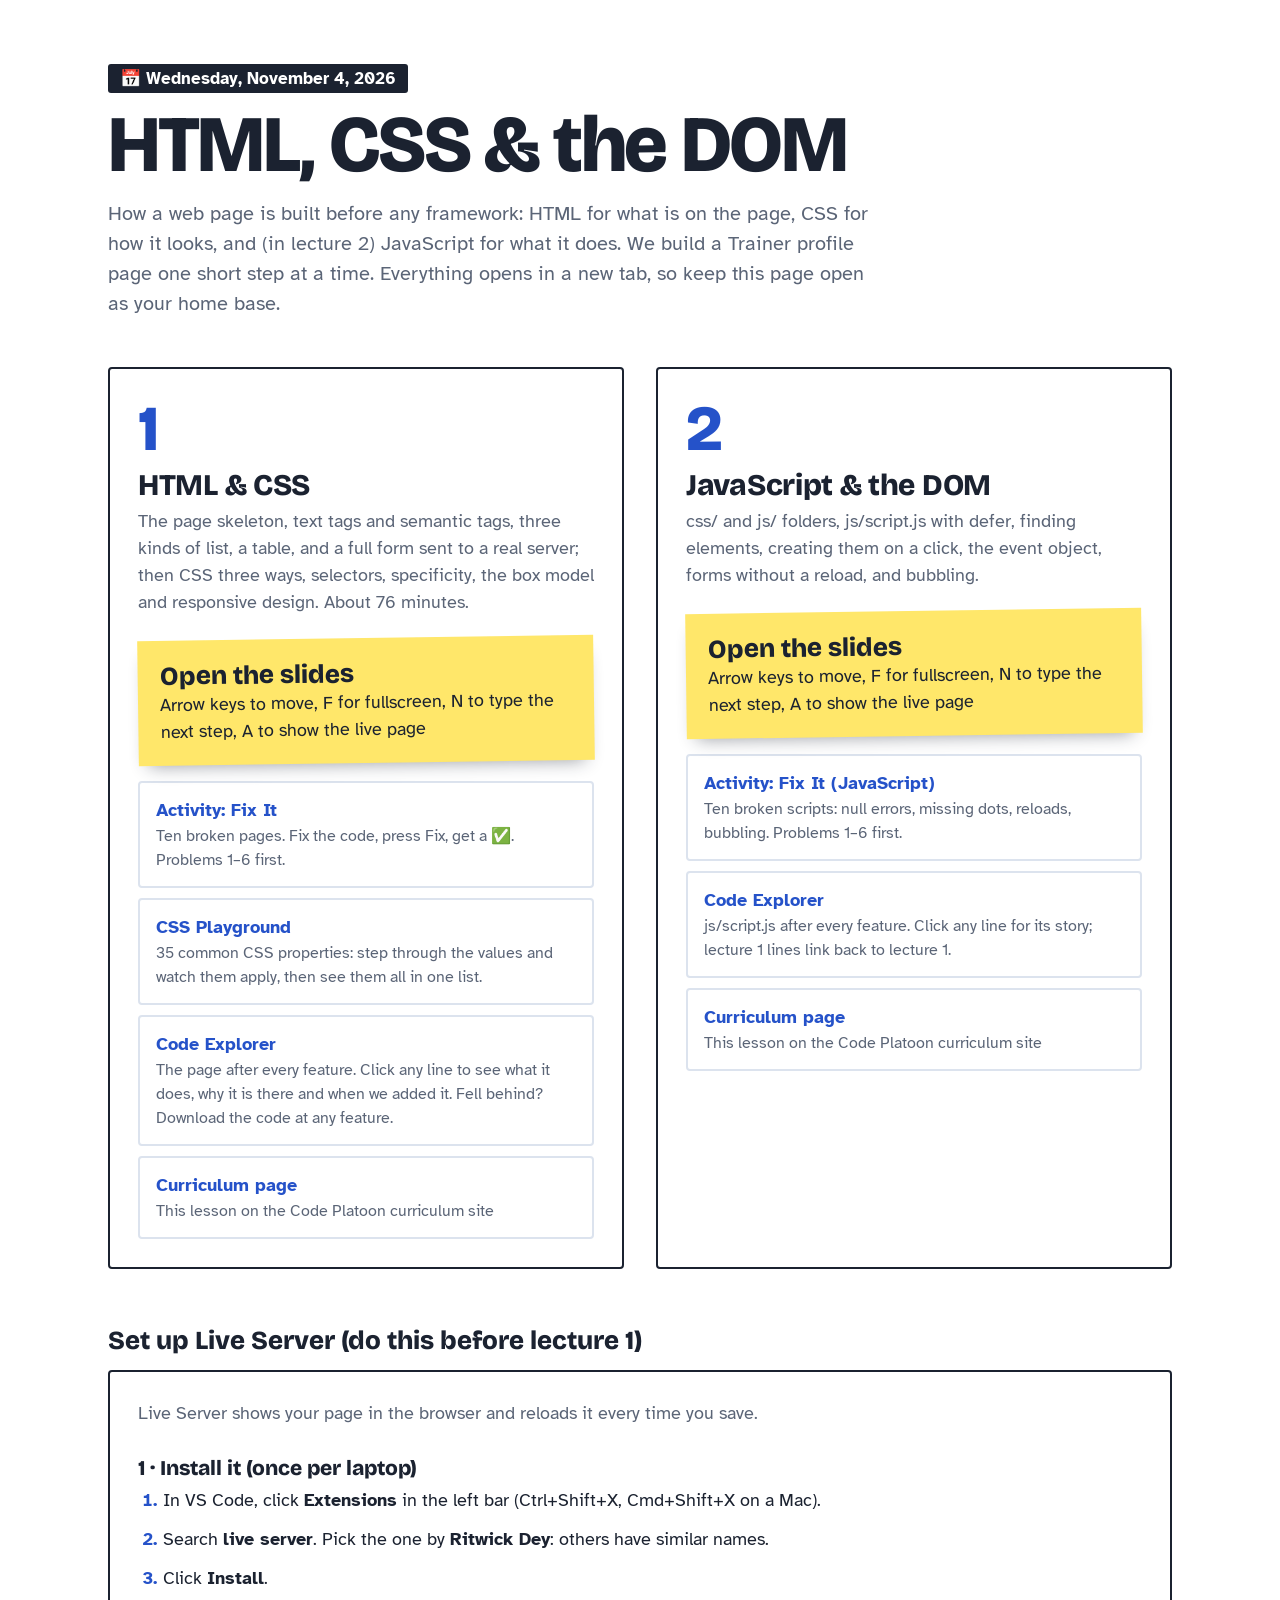
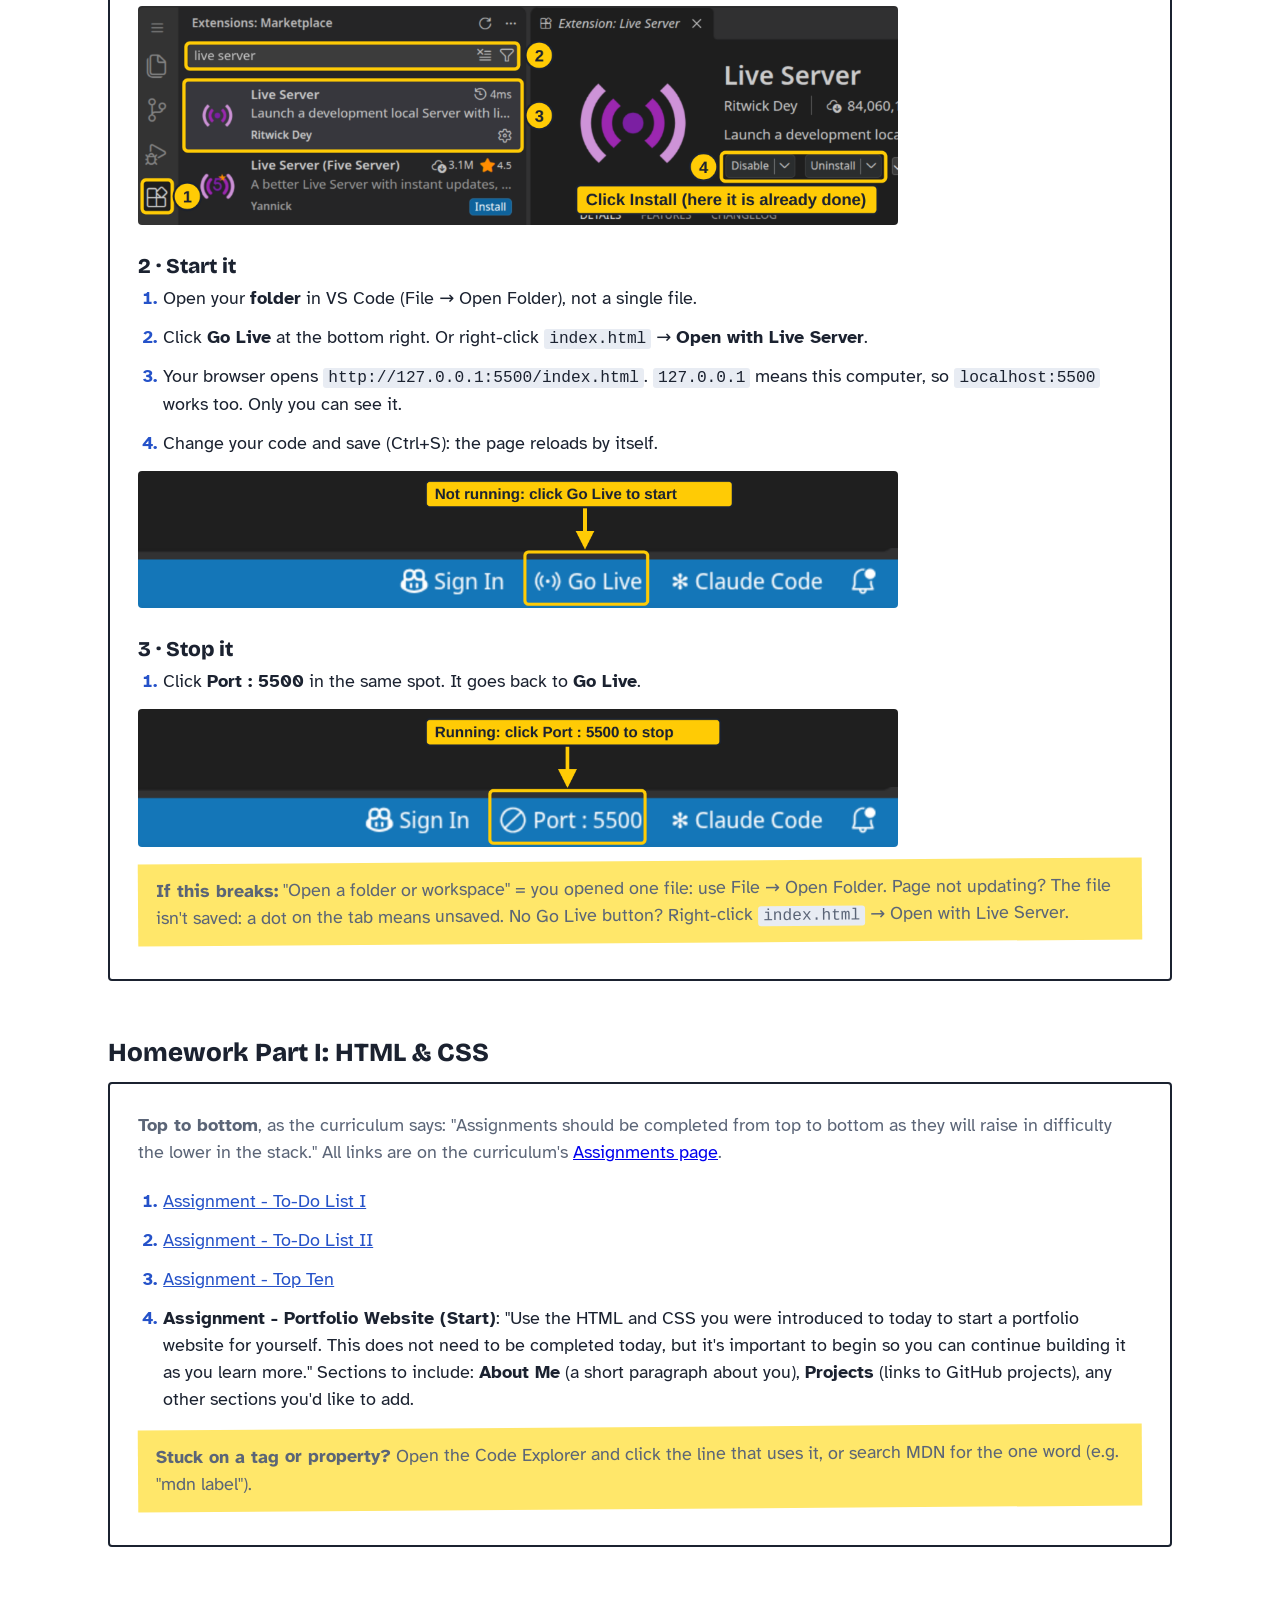
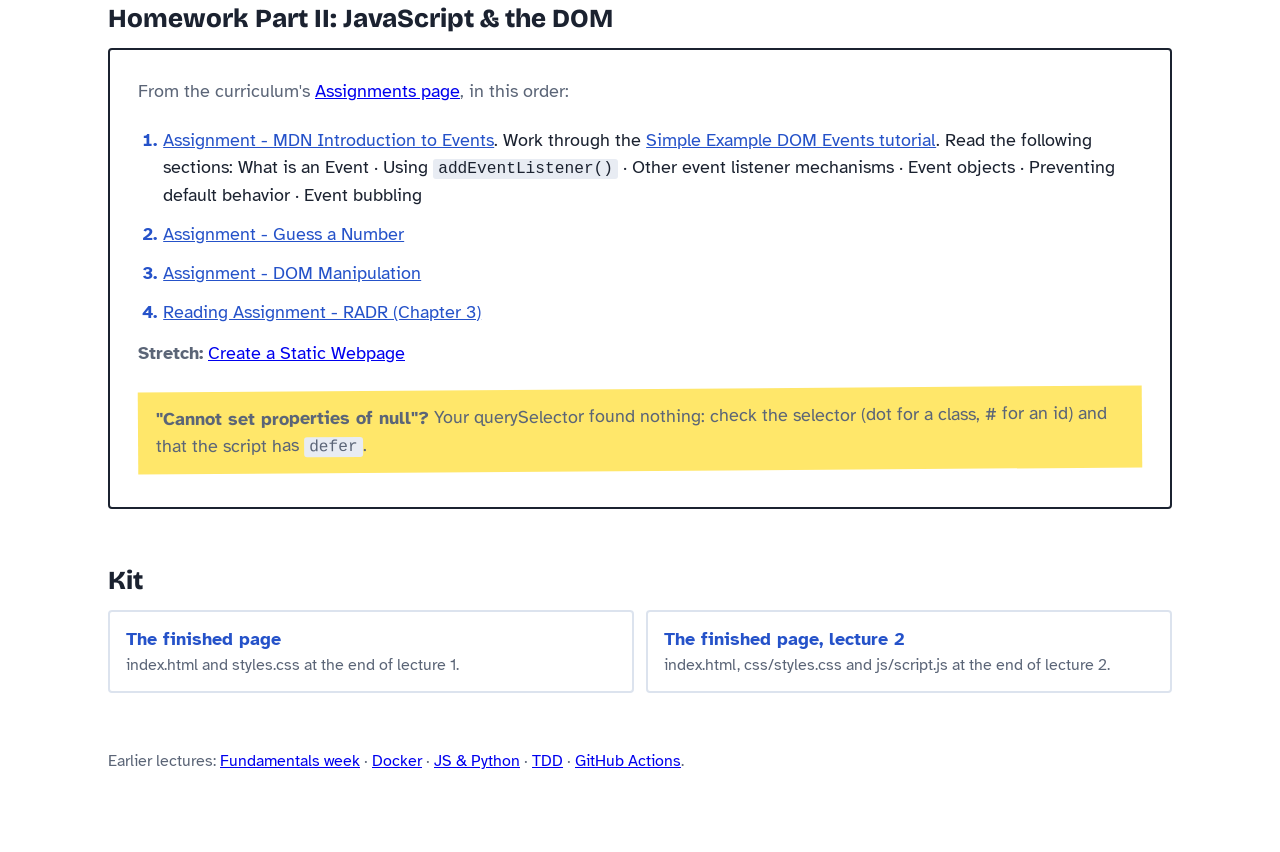
<file: index.html>
<!doctype html>
<html lang="en">
<head>
<meta charset="utf-8">
<meta name="viewport" content="width=device-width, initial-scale=1">
<title>HTML, CSS & the DOM</title>
<link href="https://fonts.googleapis.com/css2?family=Atkinson+Hyperlegible:wght@400;700&family=Bricolage+Grotesque:opsz,wght@12..96,700;12..96,800&display=swap" rel="stylesheet">
<style>
  :root { --paper:#f4f6f9; --grid:#dce3ee; --ink:#1b2230; --muted:#5b6577; --blue:#2552c9; --green:#13795b; --sticky:#ffe76a; }
  * { box-sizing: border-box; }
  body { margin: 0; font-family: 'Atkinson Hyperlegible', system-ui, sans-serif; color: var(--ink); font-size: 18px; line-height: 1.5;
    background: var(--paper) linear-gradient(var(--grid) 1px, transparent 1px) -1px -1px / 40px 40px,
                linear-gradient(90deg, var(--grid) 1px, transparent 1px) -1px -1px / 40px 40px; }
  main { max-width: 1120px; margin: 0 auto; padding: 64px 28px 80px; }
  h1 { font: 800 clamp(44px, 7vw, 80px)/0.95 'Bricolage Grotesque', sans-serif; letter-spacing: -0.03em; margin: 0 0 16px; }
  .lede { max-width: 60ch; color: var(--muted); font-size: 20px; margin: 0 0 48px; }
  .lectures { display: grid; grid-template-columns: repeat(auto-fit, minmax(320px, 1fr)); gap: 32px; }
  section { background: #fff; border: 2px solid var(--ink); border-radius: 4px; padding: 28px; }
  .date { display: inline-block; font: 700 17px 'Atkinson Hyperlegible', sans-serif; background: var(--ink); color: #fff; padding: 4px 12px; border-radius: 3px; margin: 0 0 14px; }
  .num { font: 800 64px/1 'Bricolage Grotesque', sans-serif; color: var(--blue); }
  h2 { font: 800 30px/1.1 'Bricolage Grotesque', sans-serif; margin: 8px 0 6px; letter-spacing: -0.01em; }
  section > p { margin: 0 0 22px; color: var(--muted); }
  a.slides { display: block; background: var(--sticky); color: var(--ink); text-decoration: none; padding: 20px 22px; margin-bottom: 18px;
    transform: rotate(-0.8deg); box-shadow: 0 10px 18px -10px rgb(27 34 48 / 0.45); transition: transform .15s; }
  a.slides:hover, a.slides:focus-visible { transform: rotate(0deg) translateY(-2px); }
  a.slides b { display: block; font: 800 26px 'Bricolage Grotesque', sans-serif; }
  ol { list-style: none; margin: 0; padding: 0; display: grid; gap: 10px; }
  ol a { display: block; padding: 14px 16px; border: 2px solid var(--grid); border-radius: 4px; color: var(--ink); text-decoration: none; }
  ol a:hover, ol a:focus-visible { border-color: var(--blue); }
  ol a b { color: var(--blue); }
  ol a span { display: block; color: var(--muted); font-size: 16px; }
  h3 { font: 800 26px 'Bricolage Grotesque', sans-serif; margin: 56px 0 14px; }
  .kit { display: grid; grid-template-columns: repeat(auto-fit, minmax(240px, 1fr)); gap: 12px; }
  .kit a { background: #fff; }
  .gallery { display: grid; grid-template-columns: repeat(auto-fill, minmax(200px, 1fr)); gap: 14px; }
  .gallery figure { margin: 0; background: #fff; border: 2px solid var(--grid); border-radius: 4px; padding: 8px; }
  .gallery img { width: 100%; aspect-ratio: 16/10; object-fit: cover; object-position: top; display: block; }
  .gallery figcaption { font-size: 15px; padding: 6px 2px 0; display: flex; justify-content: space-between; gap: 8px; }
  .gallery figcaption a { color: var(--blue); }
  .install { margin-bottom: 20px; }
  .install h4 { font: 800 21px 'Bricolage Grotesque', sans-serif; margin: 28px 0 6px; }
  .install h4:first-child { margin-top: 0; }
  .install .steps { display: block; list-style: decimal; padding-left: 1.4em; margin: 0 0 14px; }
  .install .steps li::marker { font-weight: 700; color: var(--blue); } .install .steps li { margin-bottom: 12px; }
  .os { display: grid; grid-template-columns: 1fr 1fr; gap: 0 28px; }
  .os h5 { font: 700 17px 'Bricolage Grotesque', sans-serif; margin: 6px 0 4px; }
  @media (max-width: 760px) { .os { grid-template-columns: 1fr; } }
  .install code { font-size: 0.9em; background: #e8ecf3; padding: 1px 5px; border-radius: 3px; }
  .cmdwrap { position: relative; margin: 8px 0 6px; }
  pre.cmd { background: var(--ink); color: #fff; padding: 16px 18px; padding-right: 90px; border-radius: 4px; overflow-x: auto; margin: 0; font-size: 15px; }
  pre.cmd code { background: none; padding: 0; }
  .copy { position: absolute; top: 10px; right: 10px; font: 700 14px 'Atkinson Hyperlegible'; padding: 6px 12px; border-radius: 4px; border: 0; background: var(--sticky); color: var(--ink); cursor: pointer; }
  .fail { margin: 0 0 8px; padding: 14px 18px; background: var(--sticky); transform: rotate(-0.4deg); }
  .install .steps a, details a { display: inline; padding: 0; border: 0; color: var(--blue); text-decoration: underline; }
  details { margin: 6px 0 14px; }
  summary { cursor: pointer; font-weight: 700; color: var(--blue); }
  footer { margin-top: 56px; color: var(--muted); font-size: 16px; }
  a:focus-visible, summary:focus-visible { outline: 3px solid var(--blue); outline-offset: 2px; }
  @media (prefers-reduced-motion: reduce) { a.slides { transition: none; } }
  .lsimg { display: block; width: 100%; max-width: 760px; border-radius: 4px; margin: 6px 0 14px; }
</style>
</head>
<body>
<main>
  <p class="date">📅 Wednesday, November 4, 2026</p>
  <h1>HTML, CSS &amp; the DOM</h1>
  <p class="lede">How a web page is built before any framework: HTML for what is on the page, CSS for how it looks, and (in lecture 2) JavaScript for what it does. We build a Trainer profile page one short step at a time. Everything opens in a new tab, so keep this page open as your home base.</p>

  <div class="lectures">
    <section>
      <div class="num">1</div>
      <h2>HTML &amp; CSS</h2>
      <p>The page skeleton, text tags and semantic tags, three kinds of list, a table, and a full form sent to a real server; then CSS three ways, selectors, specificity, the box model and responsive design. About 76 minutes.</p>
      <a class="slides" href="lecture-1-html-css/slides.html" target="_blank" rel="noopener"><b>Open the slides</b>Arrow keys to move, F for fullscreen, N to type the next step, A to show the live page</a>
      <ol>
        <li><a href="fixit.html?lesson=html-css" target="_blank" rel="noopener"><b>Activity: Fix It</b><span>Ten broken pages. Fix the code, press Fix, get a ✅. Problems 1–6 first.</span></a></li>
        <li><a href="lecture-1-html-css/css-playground/" target="_blank" rel="noopener"><b>CSS Playground</b><span>35 common CSS properties: step through the values and watch them apply, then see them all in one list.</span></a></li>
        <li><a href="explore.html?lesson=html-css&amp;at=f1" target="_blank" rel="noopener"><b>Code Explorer</b><span>The page after every feature. Click any line to see what it does, why it is there and when we added it. Fell behind? Download the code at any feature.</span></a></li>
        <li><a href="https://codeplatoon.github.io/se-curriculum/phase-II/04-Front-End/1-vanilla-development/1-html-css/" target="_blank" rel="noopener"><b>Curriculum page</b><span>This lesson on the Code Platoon curriculum site</span></a></li>
      </ol>
    </section>
    <section>
      <div class="num">2</div>
      <h2>JavaScript &amp; the DOM</h2>
      <p>css/ and js/ folders, js/script.js with defer, finding elements, creating them on a click, the event object, forms without a reload, and bubbling.</p>
      <a class="slides" href="lecture-2-js-dom/slides.html" target="_blank" rel="noopener"><b>Open the slides</b>Arrow keys to move, F for fullscreen, N to type the next step, A to show the live page</a>
      <ol>
        <li><a href="fixit.html?lesson=js-dom" target="_blank" rel="noopener"><b>Activity: Fix It (JavaScript)</b><span>Ten broken scripts: null errors, missing dots, reloads, bubbling. Problems 1–6 first.</span></a></li>
        <li><a href="explore.html?lesson=js-dom&amp;at=f1" target="_blank" rel="noopener"><b>Code Explorer</b><span>js/script.js after every feature. Click any line for its story; lecture 1 lines link back to lecture 1.</span></a></li>
        <li><a href="https://codeplatoon.github.io/se-curriculum/phase-II/04-Front-End/1-vanilla-development/2-js-dom/" target="_blank" rel="noopener"><b>Curriculum page</b><span>This lesson on the Code Platoon curriculum site</span></a></li>
      </ol>
    </section>
  </div>

  <h3 id="live-server">Set up Live Server (do this before lecture 1)</h3>
  <section class="install">
    <p>Live Server shows your page in the browser and reloads it every time you save.</p>
    <h4>1 · Install it (once per laptop)</h4>
    <ol class="steps">
      <li>In VS Code, click <b>Extensions</b> in the left bar (Ctrl+Shift+X, Cmd+Shift+X on a Mac).</li>
      <li>Search <b>live server</b>. Pick the one by <b>Ritwick Dey</b>: others have similar names.</li>
      <li>Click <b>Install</b>.</li>
    </ol>
    <a href="diagrams/HC1-01-live-server-install.png" target="_blank" rel="noopener"><img class="lsimg" src="diagrams/HC1-01-live-server-install.png" alt="The VS Code Extensions panel: 1 the Extensions icon, 2 the search box with live server typed in it, 3 Live Server by Ritwick Dey, 4 where the Install button appears." loading="lazy"></a>
    <h4>2 · Start it</h4>
    <ol class="steps">
      <li>Open your <b>folder</b> in VS Code (File → Open Folder), not a single file.</li>
      <li>Click <b>Go Live</b> at the bottom right. Or right-click <code>index.html</code> → <b>Open with Live Server</b>.</li>
      <li>Your browser opens <code>http://127.0.0.1:5500/index.html</code>. <code>127.0.0.1</code> means this computer, so <code>localhost:5500</code> works too. Only you can see it.</li>
      <li>Change your code and save (Ctrl+S): the page reloads by itself.</li>
    </ol>
    <a href="diagrams/HC1-02-go-live.png" target="_blank" rel="noopener"><img class="lsimg" src="diagrams/HC1-02-go-live.png" alt="The status bar at the bottom right of VS Code, with an arrow to Go Live." loading="lazy"></a>
    <h4>3 · Stop it</h4>
    <ol class="steps">
      <li>Click <b>Port : 5500</b> in the same spot. It goes back to <b>Go Live</b>.</li>
    </ol>
    <a href="diagrams/HC1-03-port-5500.png" target="_blank" rel="noopener"><img class="lsimg" src="diagrams/HC1-03-port-5500.png" alt="The status bar while the server runs, with an arrow to Port : 5500." loading="lazy"></a>
    <p class="fail"><b>If this breaks:</b> "Open a folder or workspace" = you opened one file: use File → Open Folder. Page not updating? The file isn't saved: a dot on the tab means unsaved. No Go Live button? Right-click <code>index.html</code> → Open with Live Server.</p>
  </section>

  <h3 id="homework">Homework Part I: HTML &amp; CSS</h3>
  <section class="install">
    <p><b>Top to bottom</b>, as the curriculum says: "Assignments should be completed from top to bottom as they will raise in difficulty the lower in the stack." All links are on the curriculum's <a href="https://codeplatoon.github.io/se-curriculum/phase-II/04-Front-End/1-vanilla-development/assignments/" target="_blank" rel="noopener">Assignments page</a>.</p>
    <ol class="steps">
      <li><a href="https://github.com/Code-Platoon-Assignments/html-css-to-do-list-I.git" target="_blank" rel="noopener">Assignment - To-Do List I</a></li>
      <li><a href="https://github.com/Code-Platoon-Assignments/html-css-to-do-list-II.git" target="_blank" rel="noopener">Assignment - To-Do List II</a></li>
      <li><a href="https://github.com/Code-Platoon-Assignments/html-top-ten.git" target="_blank" rel="noopener">Assignment - Top Ten</a></li>
      <li><b>Assignment - Portfolio Website (Start)</b>: "Use the HTML and CSS you were introduced to today to start a portfolio website for yourself. This does not need to be completed today, but it's important to begin so you can continue building it as you learn more." Sections to include: <b>About Me</b> (a short paragraph about you), <b>Projects</b> (links to GitHub projects), any other sections you'd like to add.</li>
    </ol>
    <p class="fail"><b>Stuck on a tag or property?</b> Open the Code Explorer and click the line that uses it, or search MDN for the one word (e.g. "mdn label").</p>
  </section>

  <h3 id="homework-2">Homework Part II: JavaScript &amp; the DOM</h3>
  <section class="install">
    <p>From the curriculum's <a href="https://codeplatoon.github.io/se-curriculum/phase-II/04-Front-End/1-vanilla-development/assignments/" target="_blank" rel="noopener">Assignments page</a>, in this order:</p>
    <ol class="steps">
      <li><a href="https://developer.mozilla.org/en-US/docs/Learn/JavaScript/Building_blocks/Events" target="_blank" rel="noopener">Assignment - MDN Introduction to Events</a>. Work through the <a href="https://developer.mozilla.org/en-US/docs/Learn/JavaScript/Building_blocks/Events#a_simple_example" target="_blank" rel="noopener">Simple Example DOM Events tutorial</a>. Read the following sections: What is an Event · Using <code>addEventListener()</code> · Other event listener mechanisms · Event objects · Preventing default behavior · Event bubbling</li>
      <li><a href="https://github.com/Code-Platoon-Assignments/html-number-guessing-game.git" target="_blank" rel="noopener">Assignment - Guess a Number</a></li>
      <li><a href="https://github.com/Code-Platoon-Assignments/html-dom-manipulation.git" target="_blank" rel="noopener">Assignment - DOM Manipulation</a></li>
      <li><a href="https://drive.google.com/file/d/1rPqa4ygtGHo01omVSYpAviDmvXKX7RL1/view?usp=drive_link" target="_blank" rel="noopener">Reading Assignment - RADR (Chapter 3)</a></li>
    </ol>
    <p><b>Stretch:</b> <a href="https://github.com/Code-Platoon-Assignments/html-static-webpage.git" target="_blank" rel="noopener">Create a Static Webpage</a></p>
    <p class="fail"><b>"Cannot set properties of null"?</b> Your querySelector found nothing: check the selector (dot for a class, # for an id) and that the script has <code>defer</code>.</p>
  </section>

  <h3>Kit</h3>
  <ol class="kit">
    <li><a href="https://github.com/kabeier/intro-html-css-dom/tree/main/demo-kit/html-css-final" target="_blank" rel="noopener"><b>The finished page</b><span>index.html and styles.css at the end of lecture 1.</span></a></li>
    <li><a href="https://github.com/kabeier/intro-html-css-dom/tree/main/demo-kit/js-dom-final" target="_blank" rel="noopener"><b>The finished page, lecture 2</b><span>index.html, css/styles.css and js/script.js at the end of lecture 2.</span></a></li>
  </ol>

  <footer>Earlier lectures: <a href="https://kabeier.github.io/fundamentals-week/" target="_blank" rel="noopener">Fundamentals week</a> · <a href="https://kabeier.github.io/intro-docker/" target="_blank" rel="noopener">Docker</a> · <a href="https://kabeier.github.io/intro-js-py/" target="_blank" rel="noopener">JS &amp; Python</a> · <a href="https://kabeier.github.io/intro-tdd/" target="_blank" rel="noopener">TDD</a> · <a href="https://kabeier.github.io/intro-github-actions/" target="_blank" rel="noopener">GitHub Actions</a>.</footer>
</main>
</body>
</html>
</file>
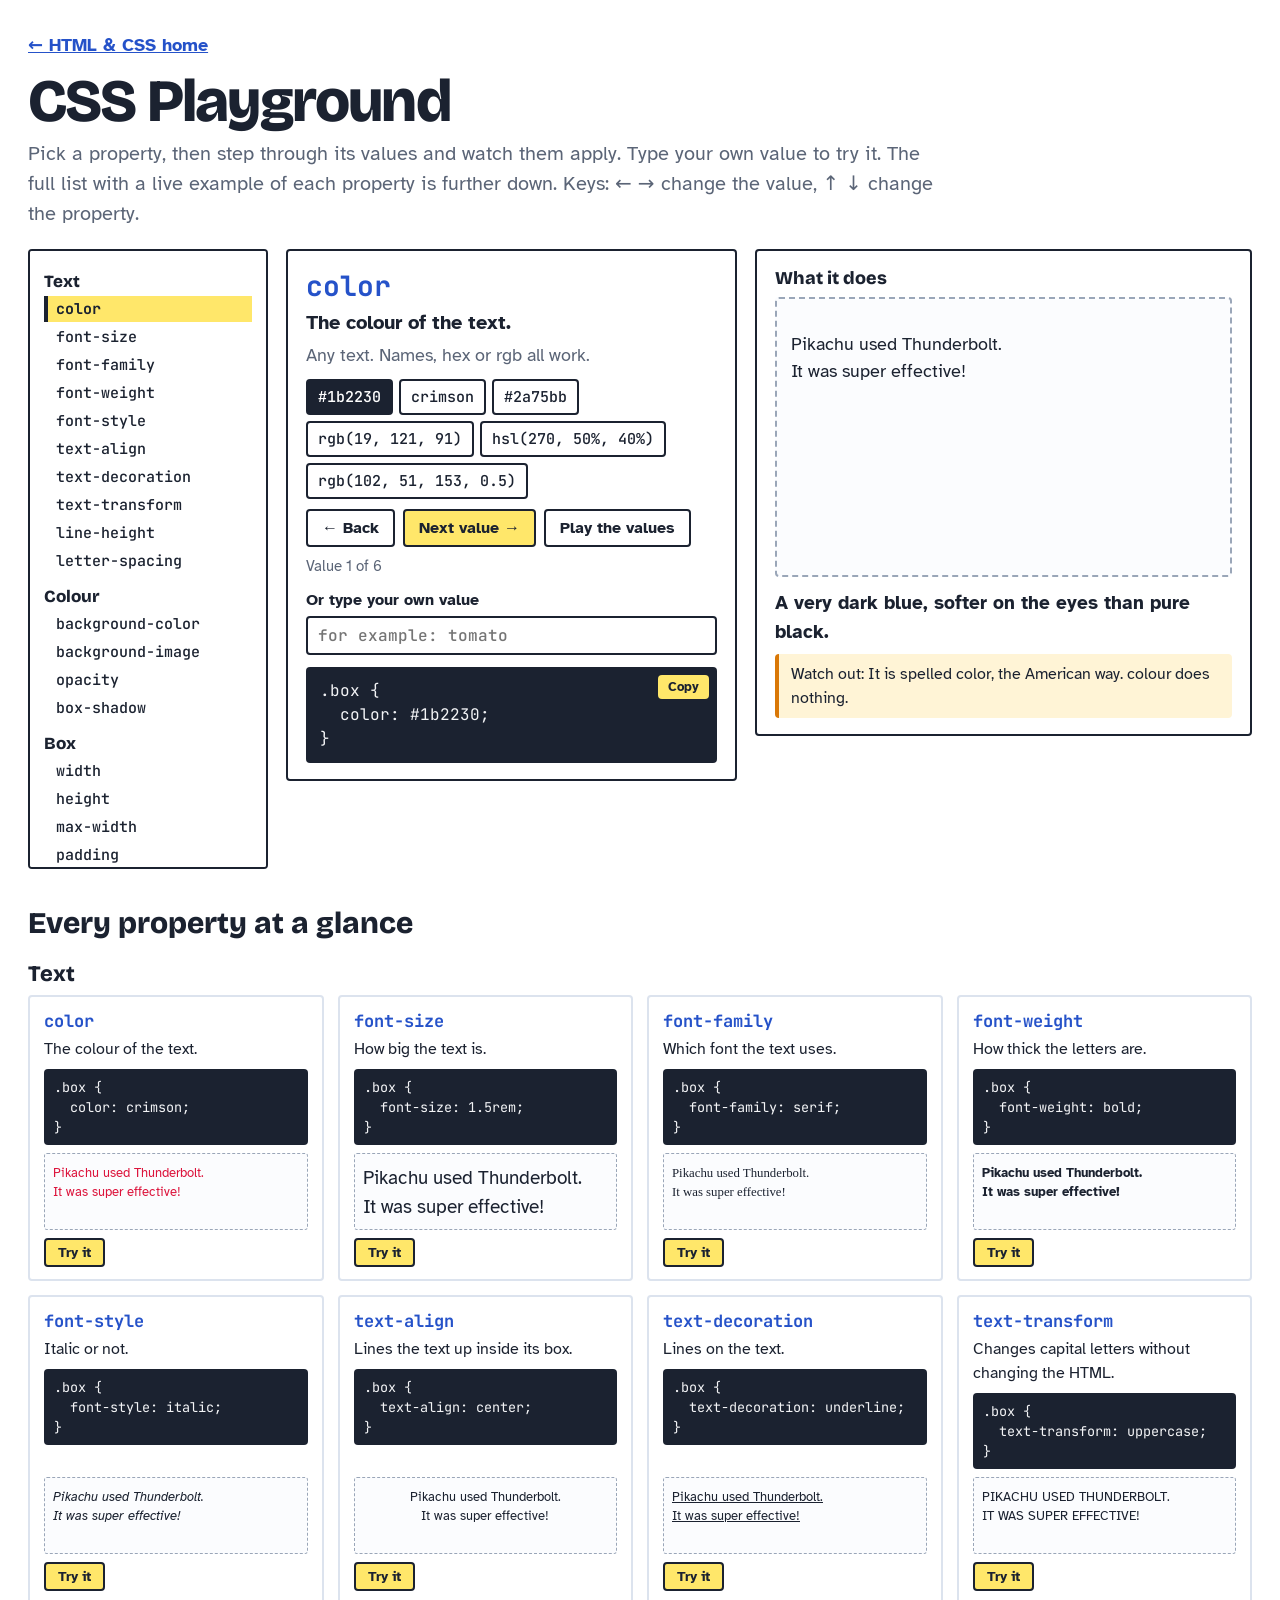
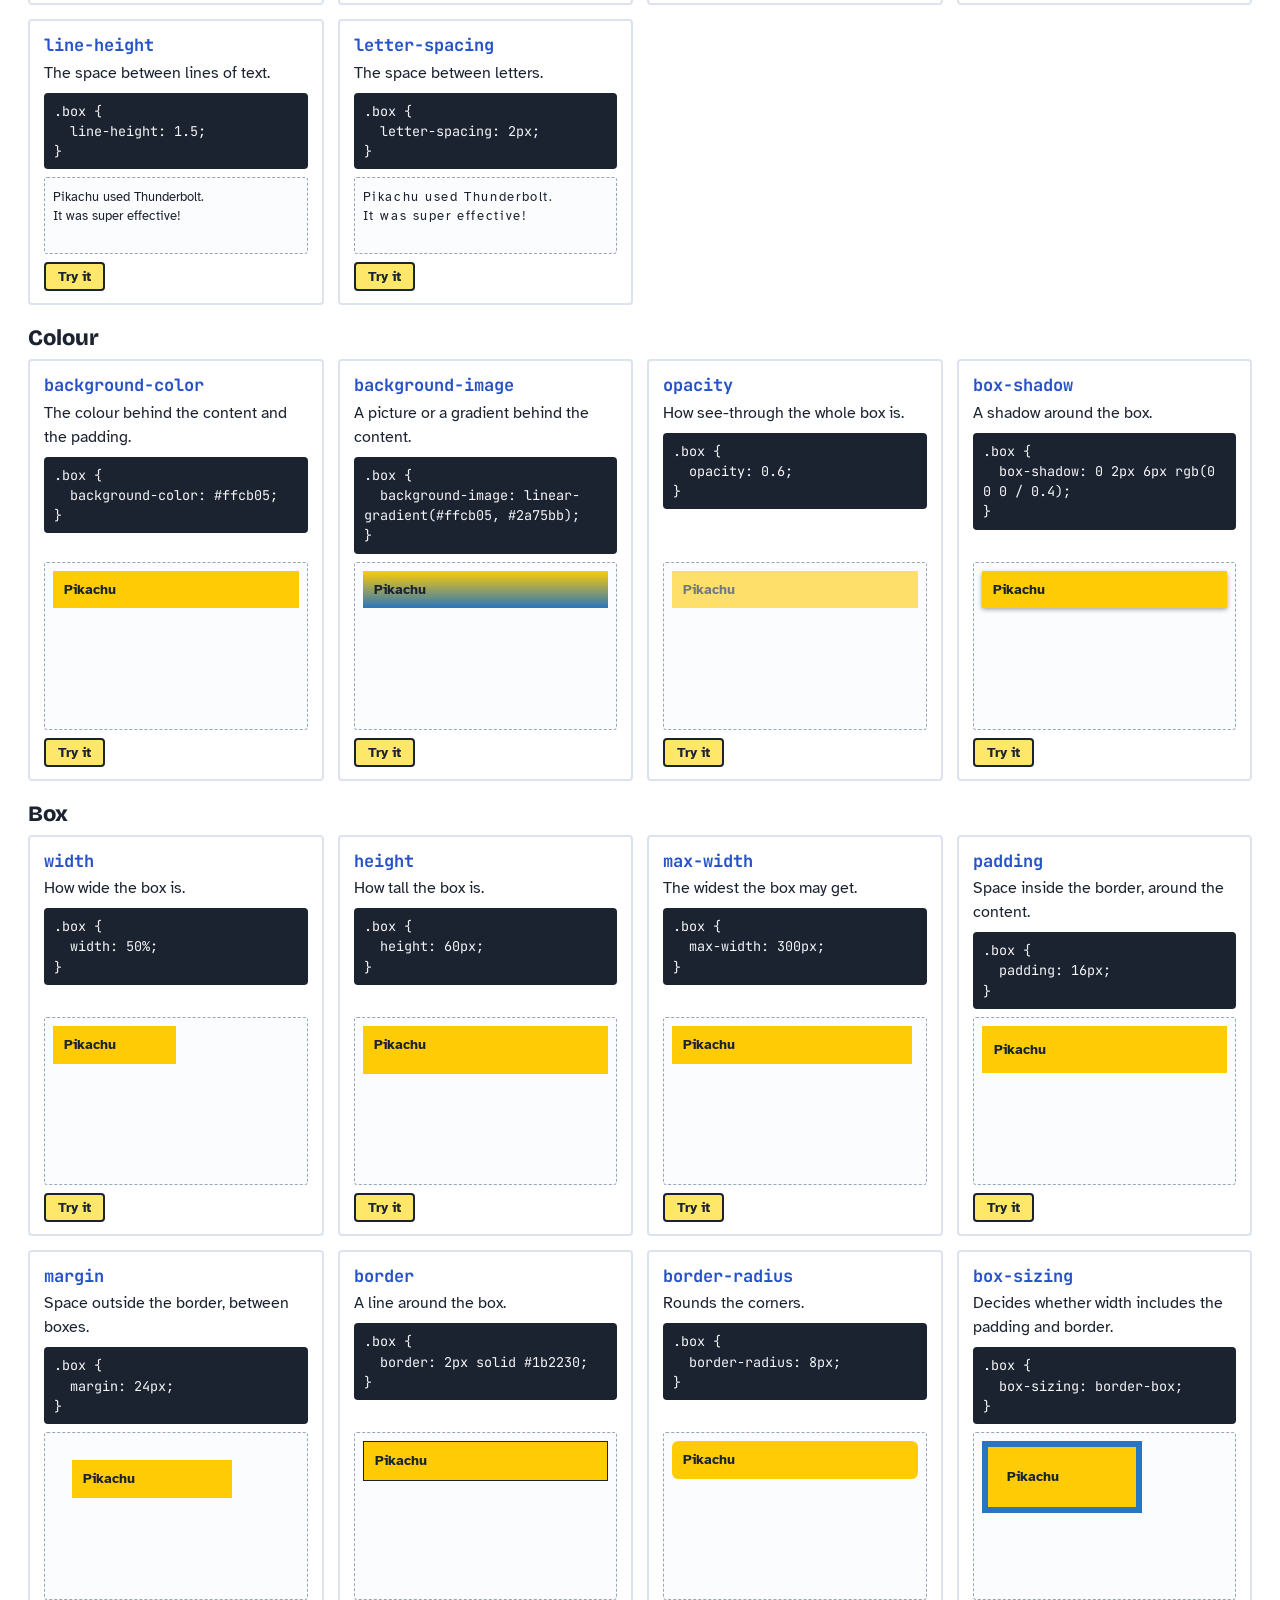
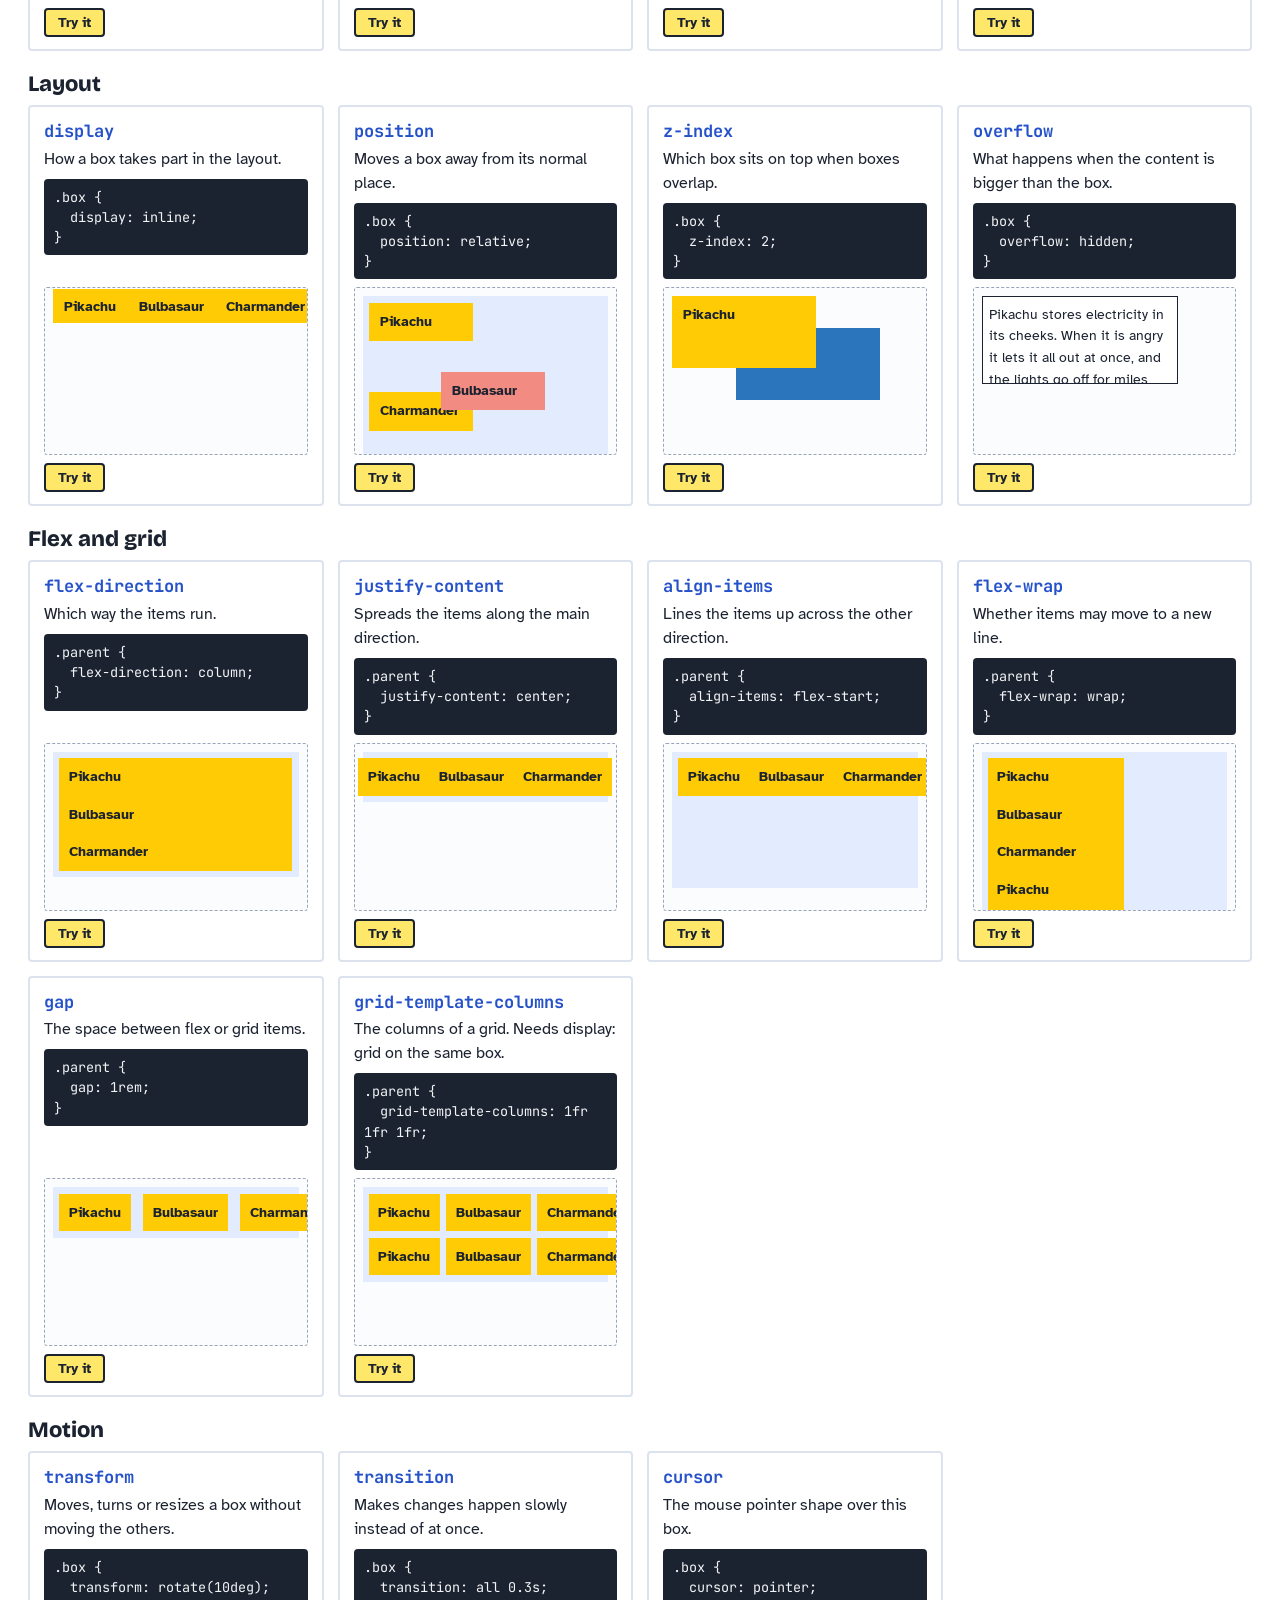
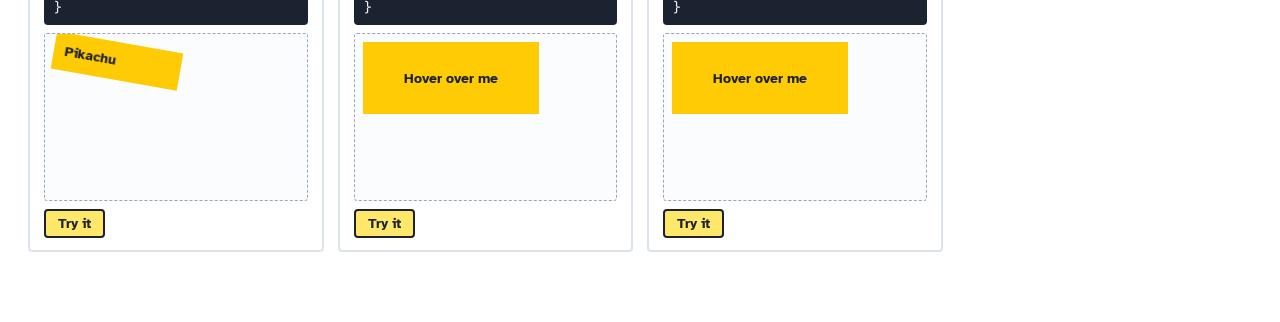
<file: lecture-1-html-css/css-playground/index.html>
<!doctype html>
<html lang="en">
<head>
<meta charset="utf-8">
<meta name="viewport" content="width=device-width, initial-scale=1">
<title>CSS Playground</title>
<link href="https://fonts.googleapis.com/css2?family=Atkinson+Hyperlegible:wght@400;700&family=Bricolage+Grotesque:opsz,wght@12..96,700;12..96,800&family=JetBrains+Mono:wght@500;700&display=swap" rel="stylesheet">
<style>
  :root { --paper:#f4f6f9; --grid:#dce3ee; --ink:#1b2230; --muted:#5b6577; --blue:#2552c9; --green:#13795b; --red:#b3261e; --sticky:#ffe76a; }
  * { box-sizing: border-box; }
  body { margin: 0; font-family: 'Atkinson Hyperlegible', system-ui, sans-serif; color: var(--ink); font-size: 18px; line-height: 1.5;
    background: var(--paper) linear-gradient(var(--grid) 1px, transparent 1px) -1px -1px / 40px 40px,
                linear-gradient(90deg, var(--grid) 1px, transparent 1px) -1px -1px / 40px 40px; }
  main { max-width: 1320px; margin: 0 auto; padding: 32px 28px 70px; }
  .back { color: var(--blue); font-weight: 700; }
  h1 { font: 800 clamp(36px, 6vw, 60px)/1 'Bricolage Grotesque', sans-serif; letter-spacing: -0.03em; margin: 12px 0 8px; }
  .lede { max-width: 70ch; color: var(--muted); font-size: 20px; margin: 0 0 20px; }
  code, pre { font-family: 'JetBrains Mono', ui-monospace, monospace; }
  .pg { display: grid; grid-template-columns: 240px minmax(0, 1fr) minmax(0, 1.1fr); gap: 18px; align-items: start; scroll-margin-top: 12px; }
  .panel { background: #fff; border: 2px solid var(--ink); border-radius: 4px; padding: 16px 18px; min-width: 0; }
  #props { max-height: 620px; overflow: auto; padding: 8px 14px 14px; }
  #props h3 { font: 800 17px 'Bricolage Grotesque', sans-serif; margin: 12px 0 4px; }
  .plist { display: flex; flex-direction: column; gap: 2px; }
  .plist button { font: 500 15px 'JetBrains Mono', monospace; text-align: left; background: none; border: 0; border-left: 4px solid transparent; padding: 3px 8px; cursor: pointer; color: var(--ink); overflow-wrap: anywhere; }
  .plist button:hover { background: #eef2f8; }
  .plist button.on { background: var(--sticky); border-left-color: var(--ink); font-weight: 700; }
  #prop-select { display: none; width: 100%; font: 700 17px 'JetBrains Mono', monospace; padding: 8px; border: 2px solid var(--ink); border-radius: 4px; background: #fff; color: var(--ink); margin-bottom: 12px; }
  #name { font: 700 28px 'JetBrains Mono', monospace; margin: 0; color: var(--blue); overflow-wrap: anywhere; }
  #what { font-size: 20px; font-weight: 700; margin: 4px 0; }
  #use { margin: 0 0 6px; color: var(--muted); }
  #on { display: inline-block; margin: 0 0 6px; padding: 2px 10px; border-radius: 999px; background: #e3ecff; color: #1d3f99; font-size: 15px; font-weight: 700; }
  #on[hidden] { display: none; }
  #values { display: flex; flex-wrap: wrap; gap: 6px; margin: 10px 0; }
  #values button { font: 500 15px 'JetBrains Mono', monospace; padding: 6px 10px; border: 2px solid var(--ink); border-radius: 4px; background: #fff; color: var(--ink); cursor: pointer; overflow-wrap: anywhere; text-align: left; }
  #values button.on { background: var(--ink); color: #fff; }
  .row { display: flex; flex-wrap: wrap; gap: 8px; align-items: center; margin-bottom: 10px; }
  .row button { font: 700 16px 'Atkinson Hyperlegible', sans-serif; padding: 7px 14px; border: 2px solid var(--ink); border-radius: 4px; background: #fff; color: var(--ink); cursor: pointer; }
  .row button.go { background: var(--sticky); }
  .row button.on { background: var(--ink); color: #fff; }
  #step { font-size: 15px; color: var(--muted); }
  label.own { display: block; font-weight: 700; font-size: 16px; }
  #typed { display: block; width: 100%; font: 500 16px 'JetBrains Mono', monospace; padding: 7px 10px; border: 2px solid var(--ink); border-radius: 4px; margin-top: 4px; }
  #typed.bad { border-color: var(--red); }
  .rulewrap { position: relative; margin-top: 12px; }
  #rule { background: var(--ink); color: #f3f4f6; padding: 12px 70px 12px 14px; border-radius: 4px; margin: 0; font-size: 16px; white-space: pre-wrap; overflow-wrap: anywhere; }
  #copy { position: absolute; top: 8px; right: 8px; font: 700 13px 'Atkinson Hyperlegible', sans-serif; padding: 4px 10px; border: 0; border-radius: 4px; background: var(--sticky); color: var(--ink); cursor: pointer; }
  #stage { min-height: 280px; border: 2px dashed #9aa6b8; border-radius: 4px; padding: 14px; background: #fbfcfe; overflow: hidden; font-size: 18px; }
  #caption { font-size: 19px; font-weight: 700; margin: 12px 0 4px; }
  #caption.bad { color: var(--red); }
  #tip { margin: 8px 0 0; padding: 8px 12px; background: #fff4d6; border-left: 4px solid #d97706; border-radius: 4px; font-size: 16px; }
  .preview-title { font: 800 18px 'Bricolage Grotesque', sans-serif; margin: 0 0 8px; }
  /* the demo pages */
  .solid { background: #ffcb05; color: #1b2230; padding: 10px 14px; font-weight: 700; }
  .sized { width: 130px; height: 48px; margin-bottom: 8px; }
  .flexy { display: flex; background: #e3ecff; padding: 8px; }
  .griddy { display: grid; gap: 8px; background: #e3ecff; padding: 8px; }
  .item { background: #ffcb05; padding: 10px 12px; font-weight: 700; color: #1b2230; }
  .item.big { width: 170px; flex: none; }
  .flexy .item.big { flex: 0 1 170px; }
  .posbox { position: relative; height: 240px; background: #e3ecff; padding: 8px; }
  .moved { top: 30px; left: 90px; background: #f28b82; }
  .layers { position: relative; height: 170px; }
  .layers .blue { position: absolute; z-index: 1; top: 40px; left: 80px; width: 180px; height: 90px; background: #2a75bb; color: #fff; padding: 10px; font-weight: 700; }
  .layers .t { position: relative; width: 180px; height: 90px; }
  .scrollbox { height: 110px; width: 80%; border: 2px solid #1b2230; background: #fff; padding: 8px; margin-bottom: 120px; }
  .hovery { width: 220px; height: 90px; display: flex; align-items: center; justify-content: center; }
  .hovery:hover { background: #2a75bb; color: #fff; transform: scale(1.1); }
  /* the full list */
  #all-title { font: 800 30px 'Bricolage Grotesque', sans-serif; margin: 36px 0 2px; }
  #all h3 { font: 800 22px 'Bricolage Grotesque', sans-serif; margin: 20px 0 8px; }
  .cards { display: grid; grid-template-columns: repeat(auto-fill, minmax(270px, 1fr)); gap: 14px; }
  .ref { background: #fff; border: 2px solid var(--grid); border-radius: 4px; padding: 12px 14px; min-width: 0; display: flex; flex-direction: column; }
  .ref h4 { margin: 0; font-size: 17px; color: var(--blue); overflow-wrap: anywhere; }
  .ref p { margin: 2px 0 8px; font-size: 16px; }
  .ref pre { background: var(--ink); color: #f3f4f6; padding: 8px 10px; border-radius: 4px; margin: 0 0 8px; font-size: 13.5px; white-space: pre-wrap; overflow-wrap: anywhere; }
  .mini { zoom: 0.8; height: 210px; overflow: hidden; border: 2px dashed #9aa6b8; border-radius: 4px; padding: 10px; background: #fbfcfe; font-size: 18px; margin-top: auto; }
  .mini:has(> p.t) { height: 96px; }
  .try { align-self: flex-start; margin-top: 8px; font: 700 14px 'Atkinson Hyperlegible', sans-serif; padding: 4px 12px; border: 2px solid var(--ink); border-radius: 4px; background: var(--sticky); color: var(--ink); cursor: pointer; }
  button:focus-visible, a:focus-visible, input:focus-visible, select:focus-visible { outline: 3px solid var(--blue); outline-offset: 2px; }
  body.embed { background: transparent; }
  body.embed main { padding: 0; max-width: none; }
  body.embed .top, body.embed #all-title, body.embed #all { display: none; }
  body.embed .pg { grid-template-columns: 240px minmax(0, 1fr) minmax(0, 1.05fr); }
  body.embed #props { max-height: 610px; }
  @media (max-width: 1000px) {
    .pg { grid-template-columns: minmax(0, 1fr); }
    #props { display: none; }
    #prop-select { display: block; }
  }
  @media (max-width: 600px) { main { padding: 20px 16px 50px; } }
</style>
</head>
<body>
<main>
  <div class="top">
    <a class="back" href="../../">← HTML &amp; CSS home</a>
    <h1>CSS Playground</h1>
    <p class="lede">Pick a property, then step through its values and watch them apply. Type your own value to try it. The full list with a live example of each property is further down. Keys: ← → change the value, ↑ ↓ change the property.</p>
  </div>
  <div class="pg" id="play-area">
    <nav class="panel" id="props" aria-label="CSS properties"></nav>
    <section class="panel">
      <select id="prop-select" aria-label="CSS property"></select>
      <h2 id="name"></h2>
      <p id="what"></p>
      <p id="use"></p>
      <p id="on" hidden>This rule goes on the parent, the box that holds the items</p>
      <div id="values" role="group" aria-label="Values"></div>
      <div class="row">
        <button type="button" id="prev">← Back</button>
        <button type="button" id="next" class="go">Next value →</button>
        <button type="button" id="play">Play the values</button>
        <span id="step" aria-live="polite"></span>
      </div>
      <label class="own">Or type your own value
        <input id="typed" type="text" autocomplete="off" spellcheck="false" placeholder="for example: tomato">
      </label>
      <div class="rulewrap"><pre id="rule"></pre><button type="button" id="copy">Copy</button></div>
    </section>
    <section class="panel">
      <p class="preview-title">What it does</p>
      <div id="stage"></div>
      <p id="caption" aria-live="polite"></p>
      <p id="tip" hidden></p>
    </section>
  </div>
  <h2 id="all-title">Every property at a glance</h2>
  <div id="all"></div>
</main>
<script src="properties.js?v=3"></script>
<script src="playground.js?v=2"></script>
</body>
</html>
</file>
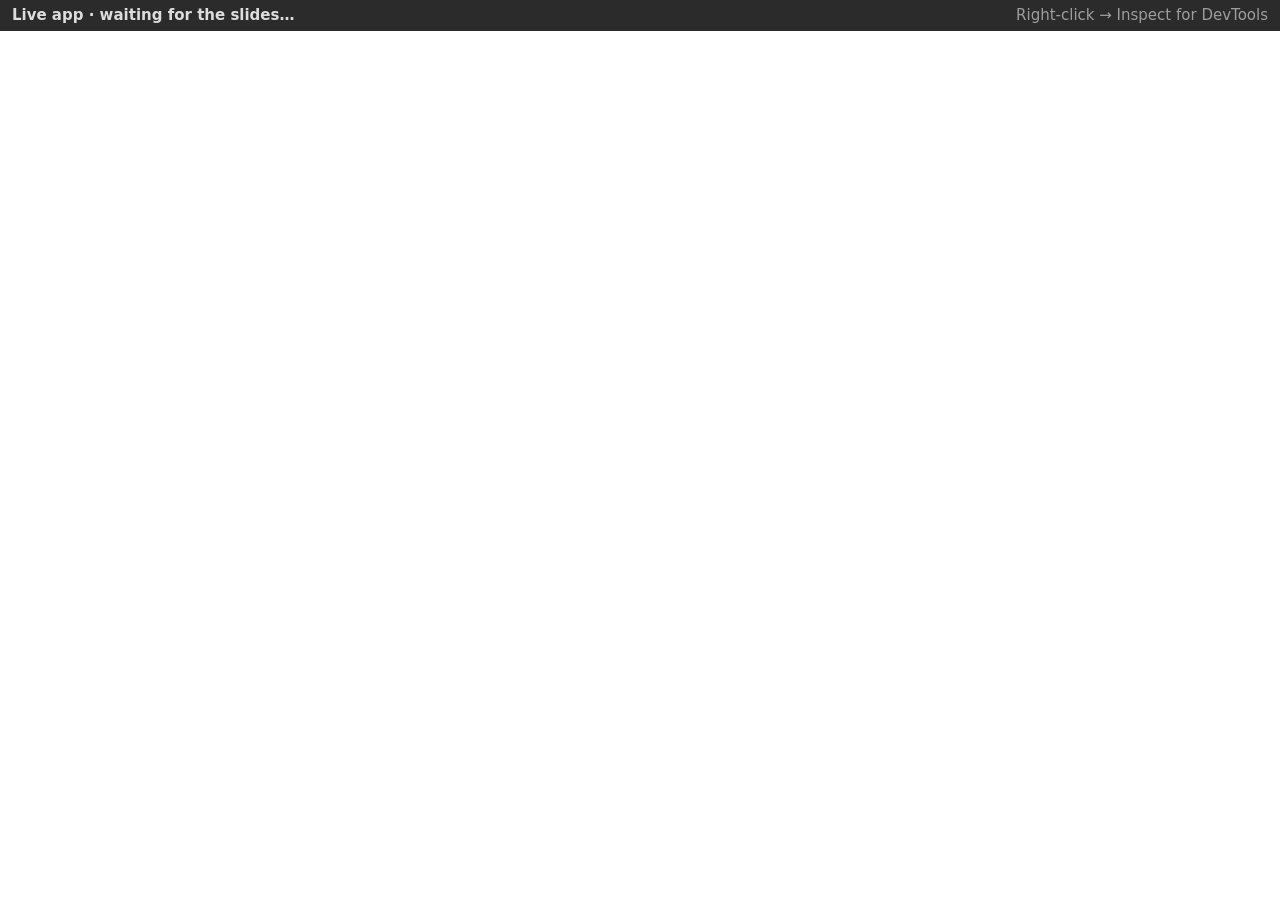
<file: shared/popout.html>
<!DOCTYPE html>
<html lang="en">
<head>
<meta charset="utf-8">
<meta name="viewport" content="width=device-width, initial-scale=1">
<title>Live app</title>
<style>
  :root { --bar: #2b2b2b; --text: #ddd; }
  html, body { margin: 0; height: 100%; background: #fff; }
  body { display: flex; flex-direction: column; font: 600 15px/1 system-ui, sans-serif; }
  .pop-bar { background: var(--bar); color: var(--text); padding: 8px 12px; display: flex; gap: 12px; align-items: center; }
  .pop-title { flex: 1; }
  .pop-hint { color: #9d9d9d; font-weight: 400; }
  iframe { flex: 1; width: 100%; border: 0; background: #fff; }
  .waiting { padding: 24px; color: #555; font: 18px system-ui, sans-serif; }
</style>
</head>
<body>
<div class="pop-bar"><span class="pop-title">Live app · waiting for the slides…</span><span class="pop-hint">Right-click → Inspect for DevTools</span></div>
<iframe title="Live app"></iframe>
<script>
  // Shows the live app of the slide that is open in the deck (same browser).
  const channel = new BroadcastChannel('livepad')
  const frame = document.querySelector('iframe')
  const title = document.querySelector('.pop-title')
  let last = null
  channel.onmessage = (e) => {
    const d = e.data || {}
    if (d.type === 'ping') channel.postMessage({ type: 'hello' })
    if (d.type !== 'doc') return
    title.textContent = 'Live app' + (d.slide ? ' · slide ' + d.slide : '')
    if (d.doc !== last) { last = d.doc; frame.srcdoc = d.doc }
  }
  // The window title follows the page's <title>, like a real browser tab.
  frame.addEventListener('load', () => {
    let t = ''
    try { t = frame.contentDocument.title } catch {}
    document.title = t || 'Live app'
  })
  channel.postMessage({ type: 'hello' })
  // A form submit nobody prevented: reload, like a real browser.
  addEventListener('message', (e) => {
    if (e.source === frame.contentWindow && e.data && e.data.type === 'livepad-reload') { frame.removeAttribute('srcdoc'); frame.srcdoc = last }
  })
  const save = () => {
    try { localStorage.setItem('livepad-popout-geom', JSON.stringify({ w: outerWidth, h: outerHeight, x: screenX, y: screenY })) } catch {}
  }
  addEventListener('resize', save)
  addEventListener('pagehide', () => { save(); channel.postMessage({ type: 'bye' }) })
</script>
</body>
</html>
</file>
